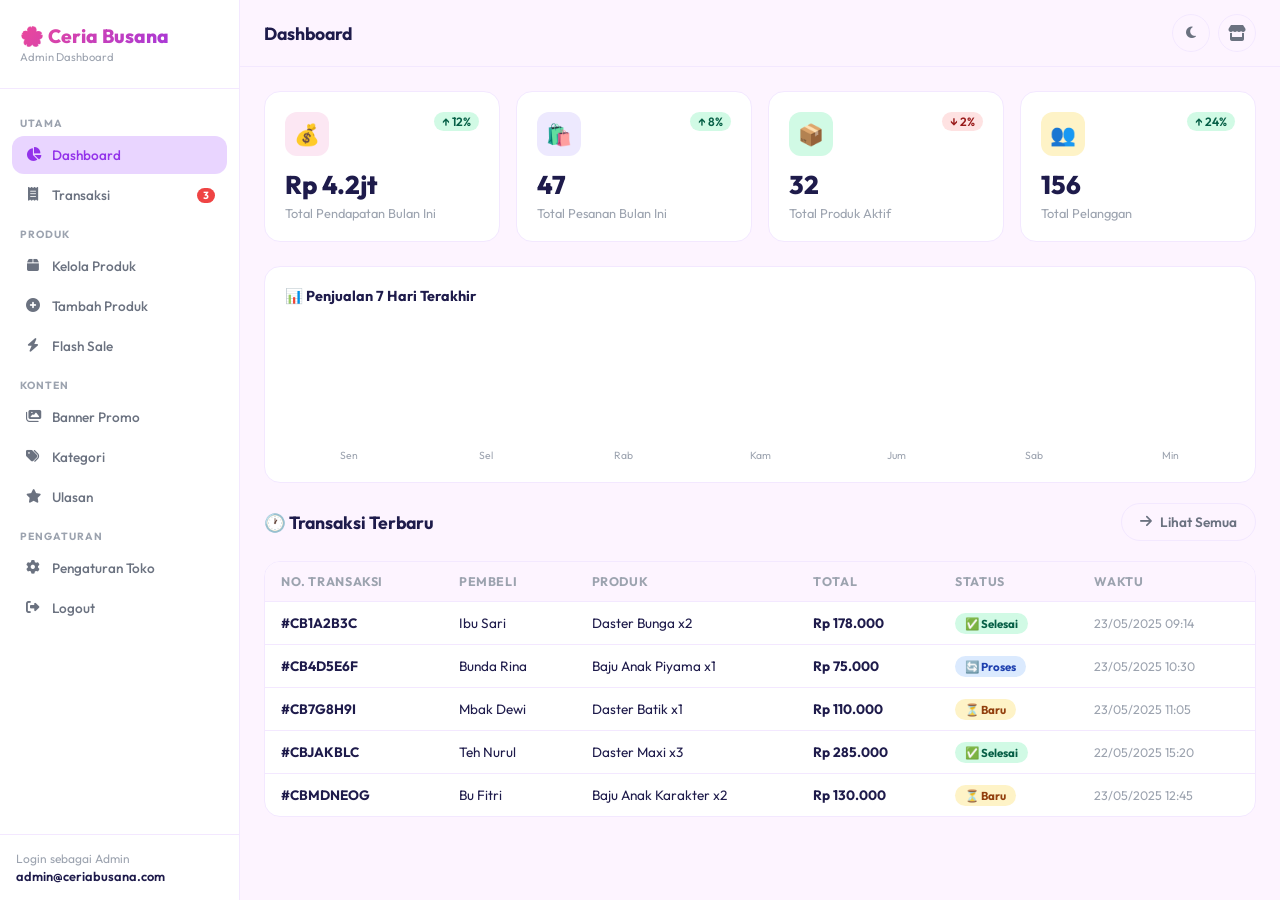
<file: admin.html>
<!DOCTYPE html>
<html lang="id" data-theme="light">
<head>
  <meta charset="UTF-8" />
  <meta name="viewport" content="width=device-width, initial-scale=1.0" />
  <title>Admin Dashboard – Ceria Busana</title>
  <link rel="preconnect" href="https://fonts.googleapis.com" />
  <link href="https://fonts.googleapis.com/css2?family=Outfit:wght@300;400;500;600;700;800&display=swap" rel="stylesheet" />
  <link rel="stylesheet" href="https://cdnjs.cloudflare.com/ajax/libs/font-awesome/6.5.0/css/all.min.css" />
  <style>
    :root {
      --pink:#f9a8d4;--pink-deep:#ec4899;--purple:#c084fc;--purple-deep:#9333ea;
      --purple-soft:#e9d5ff;--bg:#fdf4ff;--bg2:#fff0f9;--surface:#ffffff;
      --surface2:#fdf4ff;--border:#f3e8ff;--text:#1e1b4b;--text2:#6b7280;--text3:#9ca3af;
      --shadow:rgba(192,132,252,0.15);--shadow-deep:rgba(147,51,234,0.2);
      --radius:16px;--transition:0.3s cubic-bezier(0.4,0,0.2,1);--font:'Outfit',sans-serif;
    }
    [data-theme="dark"] {
      --bg:#0f0a1a;--bg2:#160d24;--surface:#1e1330;--surface2:#261740;--border:#3d2d5c;
      --text:#f3e8ff;--text2:#c4b5fd;--text3:#7c6fa0;
    }
    *,*::before,*::after{box-sizing:border-box;margin:0;padding:0;}
    body{font-family:var(--font);background:var(--bg);color:var(--text);min-height:100vh;display:flex;}
    a{color:inherit;text-decoration:none;}
    button{cursor:pointer;border:none;background:none;font-family:var(--font);}
    input,textarea,select{font-family:var(--font);}

    /* ---- Sidebar ---- */
    .sidebar{
      width:240px;min-height:100vh;background:var(--surface);
      border-right:1px solid var(--border);display:flex;flex-direction:column;
      position:fixed;left:0;top:0;bottom:0;z-index:50;
      transition:transform var(--transition);
    }
    .sidebar-logo{padding:24px 20px;border-bottom:1px solid var(--border);}
    .sidebar-logo .logo{font-size:1.2rem;font-weight:800;background:linear-gradient(135deg,#ec4899,#9333ea);-webkit-background-clip:text;-webkit-text-fill-color:transparent;background-clip:text;display:flex;align-items:center;gap:8px;}
    .sidebar-logo .sub{font-size:0.7rem;color:var(--text3);margin-top:2px;}
    .sidebar-nav{flex:1;padding:16px 12px;overflow-y:auto;}
    .nav-section-label{font-size:0.65rem;font-weight:700;text-transform:uppercase;letter-spacing:0.1em;color:var(--text3);padding:12px 8px 6px;}
    .nav-item{display:flex;align-items:center;gap:10px;padding:10px 12px;border-radius:12px;font-size:0.85rem;font-weight:500;color:var(--text2);transition:all var(--transition);cursor:pointer;margin-bottom:2px;}
    .nav-item:hover,.nav-item.active{background:var(--purple-soft);color:var(--purple-deep);}
    .nav-item i{width:18px;text-align:center;}
    .nav-badge{margin-left:auto;background:#ef4444;color:white;font-size:0.65rem;font-weight:700;padding:1px 6px;border-radius:99px;}
    .sidebar-footer{padding:16px;border-top:1px solid var(--border);}

    /* ---- Main ---- */
    .main-content{margin-left:240px;flex:1;min-height:100vh;background:var(--bg);}
    @media(max-width:768px){.sidebar{transform:translateX(-100%)}.sidebar.open{transform:none}.main-content{margin-left:0}}

    /* ---- Topbar ---- */
    .topbar{position:sticky;top:0;z-index:40;background:rgba(253,244,255,0.9);backdrop-filter:blur(20px);-webkit-backdrop-filter:blur(20px);border-bottom:1px solid var(--border);padding:14px 24px;display:flex;align-items:center;gap:16px;}
    [data-theme="dark"] .topbar{background:rgba(15,10,26,0.92);}
    .topbar-title{font-size:1.1rem;font-weight:700;flex:1;}
    .topbar-actions{display:flex;gap:8px;}
    .btn-icon{width:38px;height:38px;border-radius:50%;background:var(--surface2);border:1.5px solid var(--border);display:flex;align-items:center;justify-content:center;color:var(--text2);transition:all var(--transition);}
    .btn-icon:hover{background:var(--purple-soft);border-color:var(--purple);}
    .menu-toggle{display:none;}
    @media(max-width:768px){.menu-toggle{display:flex}}

    /* ---- Page Content ---- */
    .page-content{padding:24px;}
    .page-section{display:none;}
    .page-section.active{display:block;}

    /* ---- Stats Cards ---- */
    .stats-grid{display:grid;grid-template-columns:repeat(auto-fill,minmax(200px,1fr));gap:16px;margin-bottom:24px;}
    .stat-card{background:var(--surface);border:1.5px solid var(--border);border-radius:var(--radius);padding:20px;transition:all var(--transition);}
    .stat-card:hover{transform:translateY(-2px);box-shadow:0 8px 24px var(--shadow);}
    .stat-header{display:flex;justify-content:space-between;align-items:flex-start;margin-bottom:12px;}
    .stat-icon{width:44px;height:44px;border-radius:12px;display:flex;align-items:center;justify-content:center;font-size:1.3rem;}
    .stat-trend{font-size:0.75rem;font-weight:600;padding:2px 8px;border-radius:99px;}
    .stat-trend.up{background:#d1fae5;color:#065f46;}
    .stat-trend.down{background:#fee2e2;color:#991b1b;}
    [data-theme="dark"] .stat-trend.up{background:#064e3b;color:#6ee7b7;}
    [data-theme="dark"] .stat-trend.down{background:#7f1d1d;color:#fca5a5;}
    .stat-value{font-size:1.6rem;font-weight:800;margin-bottom:4px;}
    .stat-label{font-size:0.8rem;color:var(--text3);}

    /* ---- Section Header ---- */
    .section-top{display:flex;align-items:center;justify-content:space-between;margin-bottom:20px;flex-wrap:wrap;gap:12px;}
    .section-top h2{font-size:1.1rem;font-weight:700;}

    /* ---- Buttons ---- */
    .btn-primary{display:inline-flex;align-items:center;gap:8px;padding:10px 20px;border-radius:99px;background:linear-gradient(135deg,#ec4899,#9333ea);color:white;font-weight:600;font-size:0.85rem;transition:all var(--transition);}
    .btn-primary:hover{opacity:0.9;transform:translateY(-1px);}
    .btn-secondary{display:inline-flex;align-items:center;gap:8px;padding:9px 18px;border-radius:99px;border:1.5px solid var(--border);background:var(--surface2);color:var(--text2);font-weight:600;font-size:0.85rem;transition:all var(--transition);}
    .btn-secondary:hover{border-color:var(--purple);color:var(--purple-deep);}
    .btn-danger{padding:7px 14px;border-radius:8px;background:#fee2e2;color:#ef4444;font-weight:600;font-size:0.8rem;transition:all var(--transition);}
    .btn-danger:hover{background:#ef4444;color:white;}
    .btn-edit{padding:7px 14px;border-radius:8px;background:var(--purple-soft);color:var(--purple-deep);font-weight:600;font-size:0.8rem;transition:all var(--transition);}
    .btn-edit:hover{background:var(--purple);color:white;}

    /* ---- Table ---- */
    .table-wrap{background:var(--surface);border:1.5px solid var(--border);border-radius:var(--radius);overflow:hidden;}
    .data-table{width:100%;border-collapse:collapse;}
    .data-table th{background:var(--surface2);padding:12px 16px;text-align:left;font-size:0.78rem;font-weight:700;text-transform:uppercase;letter-spacing:0.05em;color:var(--text3);white-space:nowrap;}
    .data-table td{padding:12px 16px;font-size:0.85rem;border-top:1px solid var(--border);}
    .data-table tr:hover td{background:var(--surface2);}
    .table-overflow{overflow-x:auto;}

    /* ---- Product Form Card ---- */
    .form-card{background:var(--surface);border:1.5px solid var(--border);border-radius:var(--radius);padding:24px;}
    .form-grid{display:grid;grid-template-columns:1fr 1fr;gap:16px;}
    @media(max-width:640px){.form-grid{grid-template-columns:1fr}}
    .form-group{display:flex;flex-direction:column;gap:6px;}
    .form-group label{font-size:0.8rem;font-weight:600;color:var(--text2);}
    .form-input{padding:10px 14px;border-radius:10px;border:1.5px solid var(--border);background:var(--surface2);color:var(--text);font-size:0.9rem;outline:none;transition:border-color var(--transition);}
    .form-input:focus{border-color:var(--purple);}
    .form-actions{display:flex;gap:10px;margin-top:20px;justify-content:flex-end;}

    /* ---- Product badge ---- */
    .prod-emoji{font-size:1.5rem;}
    .status-badge{padding:3px 10px;border-radius:99px;font-size:0.72rem;font-weight:700;}
    .status-active{background:#d1fae5;color:#065f46;}
    .status-out{background:#fee2e2;color:#991b1b;}
    [data-theme="dark"] .status-active{background:#064e3b;color:#6ee7b7;}
    [data-theme="dark"] .status-out{background:#7f1d1d;color:#fca5a5;}

    /* ---- Chart placeholder ---- */
    .chart-card{background:var(--surface);border:1.5px solid var(--border);border-radius:var(--radius);padding:20px;}
    .chart-title{font-size:0.9rem;font-weight:700;margin-bottom:16px;}
    .bar-chart{display:flex;align-items:flex-end;gap:8px;height:120px;}
    .bar{flex:1;border-radius:6px 6px 0 0;min-width:0;transition:height 0.5s ease;position:relative;cursor:pointer;}
    .bar:hover{opacity:0.85;}
    .bar-label{text-align:center;font-size:0.65rem;color:var(--text3);margin-top:4px;}
    .bar-tooltip{position:absolute;top:-28px;left:50%;transform:translateX(-50%);background:var(--text);color:var(--bg);padding:3px 8px;border-radius:6px;font-size:0.7rem;white-space:nowrap;opacity:0;transition:opacity var(--transition);}
    .bar:hover .bar-tooltip{opacity:1;}

    /* ---- Transactions ---- */
    .txn-status{padding:3px 10px;border-radius:99px;font-size:0.72rem;font-weight:700;}
    .txn-new{background:#fef3c7;color:#92400e;}
    .txn-process{background:#dbeafe;color:#1e40af;}
    .txn-done{background:#d1fae5;color:#065f46;}
    [data-theme="dark"] .txn-new{background:#78350f;color:#fcd34d;}
    [data-theme="dark"] .txn-process{background:#1e3a5f;color:#93c5fd;}
    [data-theme="dark"] .txn-done{background:#064e3b;color:#6ee7b7;}

    /* ---- Modal ---- */
    .modal-overlay{position:fixed;inset:0;z-index:300;background:rgba(0,0,0,0.6);backdrop-filter:blur(4px);opacity:0;visibility:hidden;transition:all var(--transition);display:flex;align-items:center;justify-content:center;padding:16px;}
    .modal-overlay.show{opacity:1;visibility:visible;}
    .modal-box{background:var(--surface);border-radius:24px;width:100%;max-width:560px;max-height:90vh;overflow-y:auto;box-shadow:0 24px 64px rgba(0,0,0,0.3);padding:28px;transform:scale(0.9);transition:transform var(--transition);}
    .modal-overlay.show .modal-box{transform:scale(1);}
    .modal-header{display:flex;align-items:center;justify-content:space-between;margin-bottom:20px;}
    .modal-header h3{font-size:1.1rem;font-weight:700;}
    .modal-close-btn{width:34px;height:34px;border-radius:50%;background:var(--surface2);border:1.5px solid var(--border);display:flex;align-items:center;justify-content:center;color:var(--text2);}
    .modal-close-btn:hover{background:#fee2e2;border-color:#ef4444;color:#ef4444;}

    /* ---- Toast ---- */
    #admin-toast{position:fixed;top:20px;right:20px;z-index:999;display:flex;flex-direction:column;gap:8px;}
    .toast{background:var(--surface);border:1px solid var(--border);border-radius:12px;padding:12px 20px;box-shadow:0 8px 24px var(--shadow-deep);display:flex;align-items:center;gap:10px;font-size:0.85rem;font-weight:500;animation:toastIn 0.3s ease;min-width:240px;}
    .toast.success{border-left:4px solid #10b981;}
    .toast.error{border-left:4px solid #ef4444;}
    @keyframes toastIn{from{opacity:0;transform:translateX(100%)}to{opacity:1;transform:translateX(0)}}
  </style>
</head>
<body>

<div id="admin-toast"></div>

<!-- ========== SIDEBAR ========== -->
<aside class="sidebar" id="sidebar">
  <div class="sidebar-logo">
    <div class="logo">🌸 Ceria Busana</div>
    <div class="sub">Admin Dashboard</div>
  </div>
  <nav class="sidebar-nav">
    <div class="nav-section-label">Utama</div>
    <div class="nav-item active" data-page="dashboard"><i class="fas fa-chart-pie"></i> Dashboard</div>
    <div class="nav-item" data-page="transactions"><i class="fas fa-receipt"></i> Transaksi <span class="nav-badge" id="new-orders-badge">3</span></div>
    <div class="nav-section-label">Produk</div>
    <div class="nav-item" data-page="products"><i class="fas fa-box"></i> Kelola Produk</div>
    <div class="nav-item" data-page="add-product"><i class="fas fa-plus-circle"></i> Tambah Produk</div>
    <div class="nav-item" data-page="flash-sale"><i class="fas fa-bolt"></i> Flash Sale</div>
    <div class="nav-section-label">Konten</div>
    <div class="nav-item" data-page="banners"><i class="fas fa-images"></i> Banner Promo</div>
    <div class="nav-item" data-page="categories"><i class="fas fa-tags"></i> Kategori</div>
    <div class="nav-item" data-page="reviews"><i class="fas fa-star"></i> Ulasan</div>
    <div class="nav-section-label">Pengaturan</div>
    <div class="nav-item" data-page="settings"><i class="fas fa-cog"></i> Pengaturan Toko</div>
    <div class="nav-item" id="logout-btn"><i class="fas fa-sign-out-alt"></i> Logout</div>
  </nav>
  <div class="sidebar-footer">
    <div style="font-size:0.75rem;color:var(--text3)">Login sebagai Admin</div>
    <div style="font-size:0.8rem;font-weight:600;margin-top:2px">admin@ceriabusana.com</div>
  </div>
</aside>

<!-- ========== MAIN ========== -->
<div class="main-content">

  <!-- Topbar -->
  <div class="topbar">
    <button class="btn-icon menu-toggle" id="menu-toggle"><i class="fas fa-bars"></i></button>
    <div class="topbar-title" id="topbar-title">Dashboard</div>
    <div class="topbar-actions">
      <button class="btn-icon" onclick="toggleTheme()" title="Toggle Mode">
        <i class="fas fa-moon" id="theme-icon-admin"></i>
      </button>
      <a href="index.html" class="btn-icon" title="Lihat Toko" target="_blank"><i class="fas fa-store"></i></a>
    </div>
  </div>

  <div class="page-content">

    <!-- ====== DASHBOARD ====== -->
    <div class="page-section active" id="page-dashboard">
      <div class="stats-grid">
        <div class="stat-card">
          <div class="stat-header">
            <div class="stat-icon" style="background:#fce7f3">💰</div>
            <span class="stat-trend up">↑ 12%</span>
          </div>
          <div class="stat-value" id="stat-revenue">Rp 4.2jt</div>
          <div class="stat-label">Total Pendapatan Bulan Ini</div>
        </div>
        <div class="stat-card">
          <div class="stat-header">
            <div class="stat-icon" style="background:#ede9fe">🛍️</div>
            <span class="stat-trend up">↑ 8%</span>
          </div>
          <div class="stat-value" id="stat-orders">47</div>
          <div class="stat-label">Total Pesanan Bulan Ini</div>
        </div>
        <div class="stat-card">
          <div class="stat-header">
            <div class="stat-icon" style="background:#d1fae5">📦</div>
            <span class="stat-trend down">↓ 2%</span>
          </div>
          <div class="stat-value" id="stat-products">32</div>
          <div class="stat-label">Total Produk Aktif</div>
        </div>
        <div class="stat-card">
          <div class="stat-header">
            <div class="stat-icon" style="background:#fef3c7">👥</div>
            <span class="stat-trend up">↑ 24%</span>
          </div>
          <div class="stat-value" id="stat-customers">156</div>
          <div class="stat-label">Total Pelanggan</div>
        </div>
      </div>

      <!-- Chart -->
      <div class="chart-card" style="margin-bottom:20px">
        <div class="chart-title">📊 Penjualan 7 Hari Terakhir</div>
        <div class="bar-chart" id="sales-chart"></div>
        <div id="bar-labels" style="display:flex;gap:8px;margin-top:4px"></div>
      </div>

      <!-- Recent Transactions -->
      <div class="section-top">
        <h2>🕐 Transaksi Terbaru</h2>
        <button class="btn-secondary" onclick="switchPage('transactions')"><i class="fas fa-arrow-right"></i> Lihat Semua</button>
      </div>
      <div class="table-overflow">
        <div class="table-wrap">
          <table class="data-table" id="recent-txn-table">
            <thead>
              <tr>
                <th>No. Transaksi</th>
                <th>Pembeli</th>
                <th>Produk</th>
                <th>Total</th>
                <th>Status</th>
                <th>Waktu</th>
              </tr>
            </thead>
            <tbody id="recent-txn-body"></tbody>
          </table>
        </div>
      </div>
    </div>

    <!-- ====== TRANSACTIONS ====== -->
    <div class="page-section" id="page-transactions">
      <div class="section-top">
        <h2>📋 Semua Transaksi</h2>
        <div style="display:flex;gap:8px;flex-wrap:wrap">
          <button class="btn-secondary" onclick="exportTransactions()"><i class="fas fa-file-excel"></i> Export Excel</button>
          <button class="btn-secondary" onclick="exportTransactions('csv')"><i class="fas fa-file-csv"></i> Export CSV</button>
        </div>
      </div>
      <div class="table-overflow">
        <div class="table-wrap">
          <table class="data-table">
            <thead>
              <tr>
                <th>No. Transaksi</th>
                <th>Pembeli</th>
                <th>WA</th>
                <th>Produk</th>
                <th>Total</th>
                <th>Status</th>
                <th>Aksi</th>
              </tr>
            </thead>
            <tbody id="all-txn-body"></tbody>
          </table>
        </div>
      </div>
    </div>

    <!-- ====== PRODUCTS ====== -->
    <div class="page-section" id="page-products">
      <div class="section-top">
        <h2>📦 Kelola Produk</h2>
        <button class="btn-primary" onclick="switchPage('add-product')"><i class="fas fa-plus"></i> Tambah Produk</button>
      </div>
      <div class="table-overflow">
        <div class="table-wrap">
          <table class="data-table">
            <thead>
              <tr>
                <th>Produk</th>
                <th>Kategori</th>
                <th>Harga</th>
                <th>Stok</th>
                <th>Terjual</th>
                <th>Status</th>
                <th>Aksi</th>
              </tr>
            </thead>
            <tbody id="products-table-body"></tbody>
          </table>
        </div>
      </div>
    </div>

    <!-- ====== ADD PRODUCT ====== -->
    <div class="page-section" id="page-add-product">
      <div class="section-top">
        <h2>➕ Tambah / Edit Produk</h2>
        <button class="btn-secondary" onclick="switchPage('products')"><i class="fas fa-arrow-left"></i> Kembali</button>
      </div>
      <div class="form-card">
        <div class="form-grid">
          <div class="form-group" style="grid-column:1/-1">
            <label>Nama Produk *</label>
            <input type="text" class="form-input" id="fp-name" placeholder="Contoh: Daster Bunga Premium" />
          </div>
          <div class="form-group">
            <label>Kategori *</label>
            <select class="form-input" id="fp-category">
              <option value="daster">Daster Wanita</option>
              <option value="baju-anak">Baju Anak</option>
              <option value="gamis">Gamis</option>
              <option value="piyama">Piyama</option>
            </select>
          </div>
          <div class="form-group">
            <label>Emoji / Icon Produk</label>
            <input type="text" class="form-input" id="fp-emoji" placeholder="👗" />
          </div>
          <div class="form-group">
            <label>Harga Normal (Rp) *</label>
            <input type="number" class="form-input" id="fp-original-price" placeholder="120000" />
          </div>
          <div class="form-group">
            <label>Harga Jual / Diskon (Rp) *</label>
            <input type="number" class="form-input" id="fp-price" placeholder="89000" />
          </div>
          <div class="form-group">
            <label>Stok *</label>
            <input type="number" class="form-input" id="fp-stock" placeholder="50" />
          </div>
          <div class="form-group">
            <label>Rating (1-5)</label>
            <input type="number" class="form-input" id="fp-rating" placeholder="4.8" min="1" max="5" step="0.1" />
          </div>
          <div class="form-group" style="grid-column:1/-1">
            <label>Deskripsi Produk</label>
            <textarea class="form-input" id="fp-desc" rows="4" placeholder="Deskripsi detail produk..."></textarea>
          </div>
          <div class="form-group">
            <label>Pilihan Ukuran (pisahkan koma)</label>
            <input type="text" class="form-input" id="fp-sizes" placeholder="S,M,L,XL,XXL" />
          </div>
          <div class="form-group">
            <label>Pilihan Warna (hex, pisahkan koma)</label>
            <input type="text" class="form-input" id="fp-colors" placeholder="#f9a8d4,#c084fc,#818cf8" />
          </div>
          <div class="form-group">
            <label>Pilihan Bahan (pisahkan koma)</label>
            <input type="text" class="form-input" id="fp-fabrics" placeholder="Katun,Rayon,Jersey" />
          </div>
          <div class="form-group">
            <label>Pilihan Motif (pisahkan koma)</label>
            <input type="text" class="form-input" id="fp-motifs" placeholder="Polos,Bunga,Batik" />
          </div>
          <div class="form-group">
            <label>Flash Sale?</label>
            <select class="form-input" id="fp-flash">
              <option value="false">Tidak</option>
              <option value="true">Ya – Tampilkan di Flash Sale</option>
            </select>
          </div>
          <div class="form-group">
            <label>Best Seller?</label>
            <select class="form-input" id="fp-bestseller">
              <option value="false">Tidak</option>
              <option value="true">Ya – Tampilkan di Best Seller</option>
            </select>
          </div>
        </div>
        <div class="form-actions">
          <button class="btn-secondary" onclick="resetProductForm()"><i class="fas fa-undo"></i> Reset</button>
          <button class="btn-primary" onclick="saveProduct()"><i class="fas fa-save"></i> Simpan Produk</button>
        </div>
      </div>
    </div>

    <!-- ====== FLASH SALE ====== -->
    <div class="page-section" id="page-flash-sale">
      <div class="section-top">
        <h2>⚡ Kelola Flash Sale</h2>
      </div>
      <div class="form-card" style="margin-bottom:20px">
        <h3 style="font-size:0.95rem;font-weight:700;margin-bottom:16px">Atur Waktu Flash Sale</h3>
        <div class="form-grid">
          <div class="form-group">
            <label>Mulai Flash Sale</label>
            <input type="datetime-local" class="form-input" id="fs-start" />
          </div>
          <div class="form-group">
            <label>Berakhir Flash Sale</label>
            <input type="datetime-local" class="form-input" id="fs-end" />
          </div>
        </div>
        <div class="form-actions">
          <button class="btn-primary" onclick="saveFlashSale()"><i class="fas fa-bolt"></i> Simpan Flash Sale</button>
        </div>
      </div>
      <div class="table-overflow">
        <div class="table-wrap">
          <table class="data-table">
            <thead><tr><th>Produk</th><th>Harga Normal</th><th>Harga Flash</th><th>Stok</th><th>Status</th><th>Aksi</th></tr></thead>
            <tbody id="flash-sale-table"></tbody>
          </table>
        </div>
      </div>
    </div>

    <!-- ====== BANNERS ====== -->
    <div class="page-section" id="page-banners">
      <div class="section-top">
        <h2>🖼️ Kelola Banner Promo</h2>
        <button class="btn-primary" onclick="openAddBanner()"><i class="fas fa-plus"></i> Tambah Banner</button>
      </div>
      <div style="display:grid;grid-template-columns:repeat(auto-fill,minmax(260px,1fr));gap:16px" id="banners-grid">
        <div class="form-card" style="background:linear-gradient(135deg,#f9a8d4,#c084fc);color:white;position:relative">
          <div style="font-size:0.7rem;font-weight:700;opacity:0.8;margin-bottom:8px">BANNER 1 – AKTIF</div>
          <div style="font-size:1rem;font-weight:800">Daster Premium Wanita Cantik</div>
          <div style="font-size:0.8rem;opacity:0.8;margin-top:4px">Bahan lembut, motif cantik</div>
          <div style="margin-top:12px;display:flex;gap:8px">
            <button class="btn-secondary" style="font-size:0.75rem;padding:5px 12px;background:rgba(255,255,255,0.2);color:white;border-color:rgba(255,255,255,0.4)">Edit</button>
            <button class="btn-danger" style="background:rgba(239,68,68,0.3);color:white">Hapus</button>
          </div>
        </div>
        <div class="form-card" style="background:linear-gradient(135deg,#fde68a,#fb923c,#f472b6);color:white;position:relative">
          <div style="font-size:0.7rem;font-weight:700;opacity:0.8;margin-bottom:8px">BANNER 2 – AKTIF</div>
          <div style="font-size:1rem;font-weight:800">Baju Anak Flash Sale</div>
          <div style="font-size:0.8rem;opacity:0.8;margin-top:4px">Diskon hingga 50%!</div>
          <div style="margin-top:12px;display:flex;gap:8px">
            <button class="btn-secondary" style="font-size:0.75rem;padding:5px 12px;background:rgba(255,255,255,0.2);color:white;border-color:rgba(255,255,255,0.4)">Edit</button>
            <button class="btn-danger" style="background:rgba(239,68,68,0.3);color:white">Hapus</button>
          </div>
        </div>
      </div>
    </div>

    <!-- ====== SETTINGS ====== -->
    <div class="page-section" id="page-settings">
      <div class="section-top"><h2>⚙️ Pengaturan Toko</h2></div>
      <div class="form-card">
        <div class="form-grid">
          <div class="form-group" style="grid-column:1/-1">
            <label>Nama Toko</label>
            <input type="text" class="form-input" id="s-name" value="Ceria Busana" />
          </div>
          <div class="form-group">
            <label>Nomor WhatsApp Admin</label>
            <input type="tel" class="form-input" id="s-wa" value="6281234567890" />
          </div>
          <div class="form-group">
            <label>Instagram</label>
            <input type="text" class="form-input" id="s-ig" value="@ceriabusana" />
          </div>
          <div class="form-group">
            <label>Ongkir Default (Rp)</label>
            <input type="number" class="form-input" id="s-shipping" value="15000" />
          </div>
          <div class="form-group">
            <label>Minimum Gratis Ongkir (Rp)</label>
            <input type="number" class="form-input" id="s-free-shipping" value="200000" />
          </div>
          <div class="form-group" style="grid-column:1/-1">
            <label>Alamat Toko</label>
            <textarea class="form-input" id="s-address" rows="3">Indonesia</textarea>
          </div>
        </div>
        <div class="form-actions">
          <button class="btn-primary" onclick="saveSettings()"><i class="fas fa-save"></i> Simpan Pengaturan</button>
        </div>
      </div>
    </div>

    <!-- ====== CATEGORIES ====== -->
    <div class="page-section" id="page-categories">
      <div class="section-top">
        <h2>🏷️ Kelola Kategori</h2>
        <button class="btn-primary" onclick="addCategory()"><i class="fas fa-plus"></i> Tambah</button>
      </div>
      <div class="table-overflow">
        <div class="table-wrap">
          <table class="data-table">
            <thead><tr><th>Emoji</th><th>Nama Kategori</th><th>Slug</th><th>Jumlah Produk</th><th>Aksi</th></tr></thead>
            <tbody id="categories-body">
              <tr><td>👗</td><td>Daster Wanita</td><td>daster</td><td>15</td><td><button class="btn-edit">Edit</button> <button class="btn-danger">Hapus</button></td></tr>
              <tr><td>👶</td><td>Baju Anak</td><td>baju-anak</td><td>12</td><td><button class="btn-edit">Edit</button> <button class="btn-danger">Hapus</button></td></tr>
              <tr><td>🧕</td><td>Gamis</td><td>gamis</td><td>5</td><td><button class="btn-edit">Edit</button> <button class="btn-danger">Hapus</button></td></tr>
              <tr><td>😴</td><td>Piyama</td><td>piyama</td><td>4</td><td><button class="btn-edit">Edit</button> <button class="btn-danger">Hapus</button></td></tr>
            </tbody>
          </table>
        </div>
      </div>
    </div>

    <!-- ====== REVIEWS ====== -->
    <div class="page-section" id="page-reviews">
      <div class="section-top"><h2>⭐ Kelola Ulasan</h2></div>
      <div class="table-overflow">
        <div class="table-wrap">
          <table class="data-table">
            <thead><tr><th>Nama</th><th>Produk</th><th>Rating</th><th>Ulasan</th><th>Aksi</th></tr></thead>
            <tbody id="reviews-body"></tbody>
          </table>
        </div>
      </div>
    </div>

  </div><!-- end page-content -->
</div><!-- end main -->

<!-- ========== MODALS ========== -->
<div class="modal-overlay" id="product-modal">
  <div class="modal-box">
    <div class="modal-header">
      <h3>Detail / Edit Produk</h3>
      <button class="modal-close-btn" onclick="closeModal('product-modal')"><i class="fas fa-times"></i></button>
    </div>
    <div id="product-modal-body"></div>
  </div>
</div>

<div class="modal-overlay" id="txn-modal">
  <div class="modal-box">
    <div class="modal-header">
      <h3>Detail Transaksi</h3>
      <button class="modal-close-btn" onclick="closeModal('txn-modal')"><i class="fas fa-times"></i></button>
    </div>
    <div id="txn-modal-body"></div>
  </div>
</div>

<script>
// ---- Data ----
const SAMPLE_PRODUCTS = [
  {id:'p001',name:'Daster Bunga Premium Rayon',category:'daster',price:89000,originalPrice:120000,stock:45,sold:234,rating:4.8,emoji:'👗',isFlashSale:true,isBestSeller:true},
  {id:'p002',name:'Baju Anak Karakter Lucu',category:'baju-anak',price:65000,originalPrice:85000,stock:30,sold:178,rating:4.9,emoji:'👶',isFlashSale:true,isBestSeller:false},
  {id:'p003',name:'Daster Batik Klasik Elegan',category:'daster',price:110000,originalPrice:150000,stock:20,sold:312,rating:4.7,emoji:'🎨',isFlashSale:false,isBestSeller:true},
  {id:'p004',name:'Baju Anak Piyama Bintang',category:'baju-anak',price:75000,originalPrice:95000,stock:55,sold:145,rating:4.8,emoji:'⭐',isFlashSale:false,isBestSeller:false},
  {id:'p005',name:'Daster Polos Premium Maxi',category:'daster',price:95000,originalPrice:130000,stock:40,sold:267,rating:4.9,emoji:'👗',isFlashSale:true,isBestSeller:true},
  {id:'p006',name:'Gamis Anak Cantik',category:'baju-anak',price:85000,originalPrice:110000,stock:25,sold:98,rating:4.7,emoji:'🧕',isFlashSale:false,isBestSeller:false},
  {id:'p007',name:'Daster Polkadot Imut',category:'daster',price:79000,originalPrice:99000,stock:35,sold:189,rating:4.6,emoji:'⚫',isFlashSale:false,isBestSeller:false},
  {id:'p008',name:'Baju Anak Setelan Casual',category:'baju-anak',price:90000,originalPrice:120000,stock:20,sold:134,rating:4.8,emoji:'👕',isFlashSale:true,isBestSeller:true},
];

const SAMPLE_TXN = [
  {id:'CB1A2B3C',buyer:'Ibu Sari',wa:'08123456789',items:'Daster Bunga x2',total:178000,status:'done',time:'23/05/2025 09:14'},
  {id:'CB4D5E6F',buyer:'Bunda Rina',wa:'08987654321',items:'Baju Anak Piyama x1',total:75000,status:'process',time:'23/05/2025 10:30'},
  {id:'CB7G8H9I',buyer:'Mbak Dewi',wa:'08111222333',items:'Daster Batik x1',total:110000,status:'new',time:'23/05/2025 11:05'},
  {id:'CBJAKBLC',buyer:'Teh Nurul',wa:'08555666777',items:'Daster Maxi x3',total:285000,status:'done',time:'22/05/2025 15:20'},
  {id:'CBMDNEOG',buyer:'Bu Fitri',wa:'08444555666',items:'Baju Anak Karakter x2',total:130000,status:'new',time:'23/05/2025 12:45'},
];

const SAMPLE_REVIEWS = [
  {name:'Ibu Sari',product:'Daster Bunga Premium',rating:5,text:'Sangat bagus! Bahan lembut dan jahitan rapi.'},
  {name:'Bunda Rina',product:'Baju Anak Karakter',rating:5,text:'Anak saya suka banget! Pengiriman cepat.'},
  {name:'Mbak Dewi',product:'Custom Order',rating:5,text:'Custom ukurannya pas banget! Admin ramah.'},
  {name:'Teh Nurul',product:'Daster Batik',rating:4,text:'Daster batiknya cantik, motifnya unik.'},
];

// ---- NAV ----
function switchPage(page) {
  document.querySelectorAll('.page-section').forEach(s => s.classList.remove('active'));
  document.querySelectorAll('.nav-item').forEach(n => n.classList.remove('active'));
  document.getElementById(`page-${page}`)?.classList.add('active');
  document.querySelector(`[data-page="${page}"]`)?.classList.add('active');
  document.getElementById('topbar-title').textContent = {
    dashboard:'Dashboard', transactions:'Transaksi', products:'Kelola Produk',
    'add-product':'Tambah Produk', 'flash-sale':'Flash Sale', banners:'Banner Promo',
    categories:'Kategori', reviews:'Ulasan', settings:'Pengaturan Toko'
  }[page] || page;
  // Close mobile sidebar
  document.getElementById('sidebar').classList.remove('open');
}

document.querySelectorAll('.nav-item[data-page]').forEach(item => {
  item.addEventListener('click', () => switchPage(item.dataset.page));
});

document.getElementById('menu-toggle').addEventListener('click', () => {
  document.getElementById('sidebar').classList.toggle('open');
});

document.getElementById('logout-btn').addEventListener('click', () => {
  if (confirm('Logout dari dashboard admin?')) window.location.href = 'index.html';
});

// ---- THEME ----
function toggleTheme() {
  const cur = document.documentElement.getAttribute('data-theme');
  const next = cur === 'dark' ? 'light' : 'dark';
  document.documentElement.setAttribute('data-theme', next);
  localStorage.setItem('cb_theme', next);
  document.getElementById('theme-icon-admin').className = next === 'dark' ? 'fas fa-sun' : 'fas fa-moon';
}
(function(){
  const t = localStorage.getItem('cb_theme') || 'light';
  document.documentElement.setAttribute('data-theme', t);
  document.getElementById('theme-icon-admin').className = t === 'dark' ? 'fas fa-sun' : 'fas fa-moon';
})();

// ---- FORMAT ----
function formatPrice(n){ return 'Rp ' + n.toLocaleString('id-ID'); }

// ---- CHART ----
function renderSalesChart() {
  const chart = document.getElementById('sales-chart');
  const labels = document.getElementById('bar-labels');
  if (!chart) return;
  const days = ['Sen','Sel','Rab','Kam','Jum','Sab','Min'];
  const vals = [320000, 450000, 280000, 560000, 420000, 780000, 650000];
  const max = Math.max(...vals);
  chart.innerHTML = vals.map((v, i) => `
    <div style="flex:1;display:flex;flex-direction:column;align-items:center;gap:4px">
      <div class="bar" style="height:${(v/max)*100}%;background:linear-gradient(180deg,#ec4899,#9333ea);width:100%">
        <div class="bar-tooltip">${formatPrice(v)}</div>
      </div>
    </div>
  `).join('');
  labels.innerHTML = days.map(d => `<div class="bar-label" style="flex:1;text-align:center">${d}</div>`).join('');
}

// ---- RENDER TABLES ----
function renderRecentTxn() {
  const tbody = document.getElementById('recent-txn-body');
  if (!tbody) return;
  const statusClass = { new:'txn-new', process:'txn-process', done:'txn-done' };
  const statusLabel = { new:'⏳ Baru', process:'🔄 Proses', done:'✅ Selesai' };
  tbody.innerHTML = SAMPLE_TXN.slice(0,5).map(t => `
    <tr>
      <td><strong>#${t.id}</strong></td>
      <td>${t.buyer}</td>
      <td>${t.items}</td>
      <td><strong>${formatPrice(t.total)}</strong></td>
      <td><span class="txn-status ${statusClass[t.status]}">${statusLabel[t.status]}</span></td>
      <td style="font-size:0.78rem;color:var(--text3)">${t.time}</td>
    </tr>
  `).join('');
}

function renderAllTxn() {
  const tbody = document.getElementById('all-txn-body');
  if (!tbody) return;
  const statusClass = { new:'txn-new', process:'txn-process', done:'txn-done' };
  const statusLabel = { new:'⏳ Baru', process:'🔄 Proses', done:'✅ Selesai' };
  tbody.innerHTML = SAMPLE_TXN.map(t => `
    <tr>
      <td><strong>#${t.id}</strong></td>
      <td>${t.buyer}</td>
      <td style="font-size:0.78rem">${t.wa}</td>
      <td style="font-size:0.8rem">${t.items}</td>
      <td><strong>${formatPrice(t.total)}</strong></td>
      <td><span class="txn-status ${statusClass[t.status]}">${statusLabel[t.status]}</span></td>
      <td>
        <select onchange="updateTxnStatus('${t.id}', this.value)" style="padding:5px 8px;border-radius:8px;border:1.5px solid var(--border);background:var(--surface2);color:var(--text);font-size:0.78rem;outline:none">
          <option value="new" ${t.status==='new'?'selected':''}>Baru</option>
          <option value="process" ${t.status==='process'?'selected':''}>Proses</option>
          <option value="done" ${t.status==='done'?'selected':''}>Selesai</option>
        </select>
      </td>
    </tr>
  `).join('');
}

function renderProductsTable() {
  const tbody = document.getElementById('products-table-body');
  if (!tbody) return;
  tbody.innerHTML = SAMPLE_PRODUCTS.map(p => `
    <tr>
      <td><span class="prod-emoji">${p.emoji}</span> <strong>${p.name}</strong></td>
      <td style="font-size:0.8rem;color:var(--text2)">${p.category}</td>
      <td>${formatPrice(p.price)}</td>
      <td>${p.stock}</td>
      <td>${p.sold}</td>
      <td><span class="status-badge ${p.stock > 0 ? 'status-active' : 'status-out'}">${p.stock > 0 ? 'Aktif' : 'Habis'}</span></td>
      <td style="display:flex;gap:6px">
        <button class="btn-edit" onclick="editProduct('${p.id}')">Edit</button>
        <button class="btn-danger" onclick="deleteProduct('${p.id}')">Hapus</button>
      </td>
    </tr>
  `).join('');
}

function renderFlashSaleTable() {
  const tbody = document.getElementById('flash-sale-table');
  if (!tbody) return;
  tbody.innerHTML = SAMPLE_PRODUCTS.map(p => `
    <tr>
      <td><span class="prod-emoji">${p.emoji}</span> ${p.name}</td>
      <td>${formatPrice(p.originalPrice)}</td>
      <td>${formatPrice(p.price)}</td>
      <td>${p.stock}</td>
      <td><span class="status-badge ${p.isFlashSale?'status-active':'status-out'}">${p.isFlashSale?'Flash Sale':'Reguler'}</span></td>
      <td>
        <button class="btn-edit" onclick="toggleFlashSale('${p.id}')">${p.isFlashSale?'Nonaktifkan':'Aktifkan'}</button>
      </td>
    </tr>
  `).join('');
}

function renderReviews() {
  const tbody = document.getElementById('reviews-body');
  if (!tbody) return;
  tbody.innerHTML = SAMPLE_REVIEWS.map(r => `
    <tr>
      <td>${r.name}</td>
      <td style="font-size:0.8rem">${r.product}</td>
      <td><span style="color:#f59e0b">${'★'.repeat(r.rating)}</span></td>
      <td style="font-size:0.82rem;color:var(--text2)">${r.text}</td>
      <td><button class="btn-danger">Hapus</button></td>
    </tr>
  `).join('');
}

// ---- ACTIONS ----
function editProduct(id) {
  const p = SAMPLE_PRODUCTS.find(x => x.id === id);
  if (!p) return;
  document.getElementById('fp-name').value = p.name;
  document.getElementById('fp-category').value = p.category;
  document.getElementById('fp-emoji').value = p.emoji;
  document.getElementById('fp-original-price').value = p.originalPrice;
  document.getElementById('fp-price').value = p.price;
  document.getElementById('fp-stock').value = p.stock;
  document.getElementById('fp-rating').value = p.rating;
  switchPage('add-product');
}

function deleteProduct(id) {
  if (!confirm('Hapus produk ini?')) return;
  showAdminToast('Produk berhasil dihapus', 'success');
  renderProductsTable();
}

function saveProduct() {
  const name = document.getElementById('fp-name').value.trim();
  if (!name) { showAdminToast('Nama produk wajib diisi!', 'error'); return; }
  showAdminToast('Produk berhasil disimpan! ✅', 'success');
  setTimeout(() => switchPage('products'), 1000);
}

function resetProductForm() {
  ['fp-name','fp-emoji','fp-original-price','fp-price','fp-stock','fp-rating','fp-desc','fp-sizes','fp-colors','fp-fabrics','fp-motifs'].forEach(id => {
    const el = document.getElementById(id);
    if (el) el.value = '';
  });
}

function toggleFlashSale(id) {
  const p = SAMPLE_PRODUCTS.find(x => x.id === id);
  if (p) p.isFlashSale = !p.isFlashSale;
  renderFlashSaleTable();
  showAdminToast('Status Flash Sale diperbarui!', 'success');
}

function updateTxnStatus(id, status) {
  const t = SAMPLE_TXN.find(x => x.id === id);
  if (t) t.status = status;
  showAdminToast('Status transaksi diperbarui!', 'success');
}

function saveSettings() {
  showAdminToast('Pengaturan berhasil disimpan!', 'success');
}

function saveFlashSale() {
  showAdminToast('Jadwal Flash Sale disimpan!', 'success');
}

function addCategory() {
  const name = prompt('Nama kategori baru:');
  if (name) showAdminToast(`Kategori "${name}" ditambahkan!`, 'success');
}

// ---- EXPORT ----
function exportTransactions(type = 'excel') {
  const rows = SAMPLE_TXN.map(t => [t.id, t.buyer, t.wa, t.items, t.total, t.status, t.time]);
  const headers = ['ID Transaksi','Pembeli','WhatsApp','Produk','Total','Status','Waktu'];
  
  if (type === 'csv') {
    const csv = [headers, ...rows].map(r => r.join(',')).join('\n');
    downloadFile(csv, 'transaksi.csv', 'text/csv');
  } else {
    // Simple Excel-like HTML table export
    const html = `<table><tr>${headers.map(h=>`<th>${h}</th>`).join('')}</tr>${rows.map(r=>`<tr>${r.map(c=>`<td>${c}</td>`).join('')}</tr>`).join('')}</table>`;
    downloadFile(html, 'transaksi.xls', 'application/vnd.ms-excel');
  }
  showAdminToast('File berhasil diexport!', 'success');
}

function downloadFile(content, filename, type) {
  const blob = new Blob([content], { type });
  const url = URL.createObjectURL(blob);
  const a = document.createElement('a');
  a.href = url; a.download = filename; a.click();
  URL.revokeObjectURL(url);
}

// ---- MODAL ----
function closeModal(id) {
  document.getElementById(id)?.classList.remove('show');
}

document.querySelectorAll('.modal-overlay').forEach(mo => {
  mo.addEventListener('click', (e) => { if (e.target === mo) mo.classList.remove('show'); });
});

// ---- TOAST ----
function showAdminToast(msg, type = 'success') {
  const c = document.getElementById('admin-toast');
  const t = document.createElement('div');
  const icons = { success:'✅', error:'❌', info:'ℹ️' };
  t.className = `toast ${type}`;
  t.innerHTML = `<span>${icons[type]}</span><span>${msg}</span>`;
  c.appendChild(t);
  setTimeout(() => { t.style.opacity='0'; t.style.transform='translateX(100%)'; t.style.transition='all 0.3s'; setTimeout(() => t.remove(), 300); }, 3000);
}

// ---- INIT ----
document.addEventListener('DOMContentLoaded', () => {
  renderSalesChart();
  renderRecentTxn();
  renderAllTxn();
  renderProductsTable();
  renderFlashSaleTable();
  renderReviews();
});
</script>
</body>
</html>
</file>
